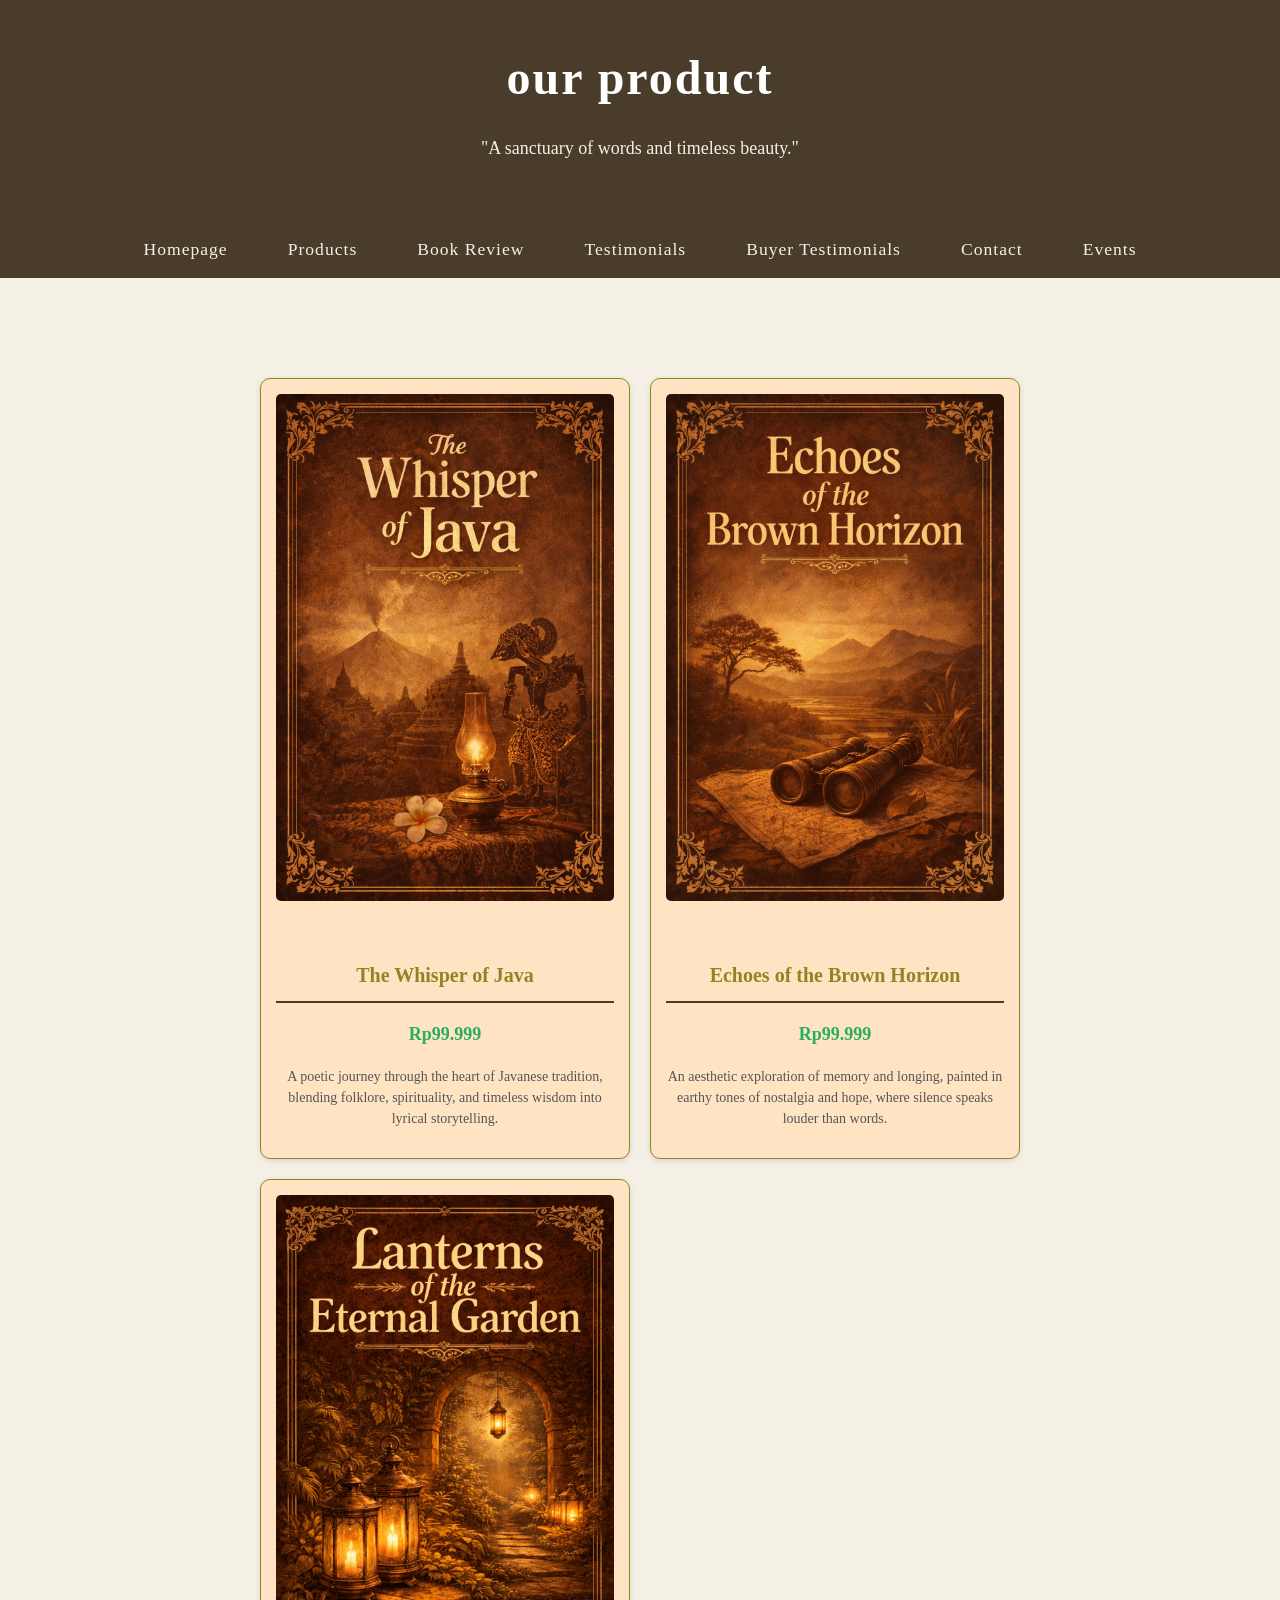
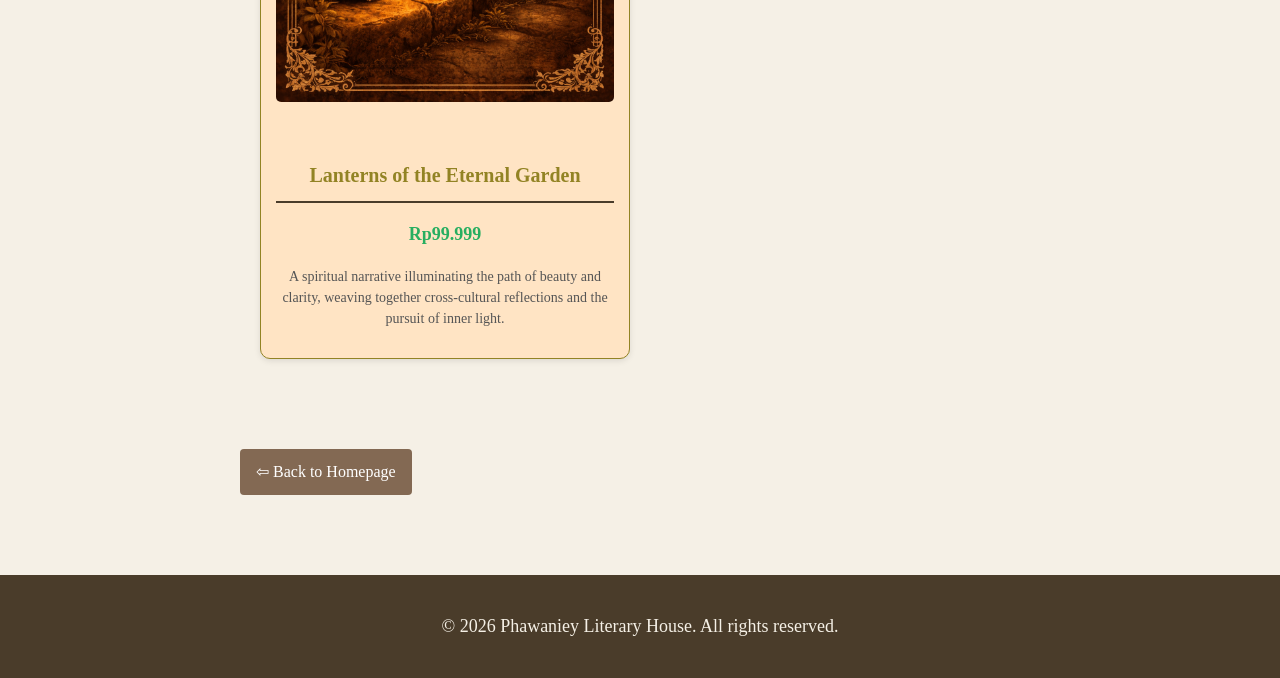
<file: product.html>
<!DOCTYPE html>
<html lang="id">
<head>
  <meta charset="UTF-8">
  <meta name="viewport" content="width=device-width, initial-scale=1.0">
  <title>Phawaniey Literary House</title>
  <link rel="stylesheet" href="style.css"/>
</head>
<body>
  <header>
    <h1>our product</h1>
    <p>"A sanctuary of words and timeless beauty."</p>
  </header>

  <nav>
    <a href="index.html">Homepage</a>
    <a href="product.html">Products</a>
    <a href="book-review.html">Book Review</a>
    <a href="testimoni.html">Testimonials</a>
    <a href="show-testimoni.html">Buyer Testimonials</a>
    <a href="contact.html">Contact</a>
    <a href="event.html">Events</a>
  </nav>

  <main>
    <section class="product-list">
      <div class="product">
        <img src="java.png" alt="first book">
        <h2>The Whisper of Java</h2>
        <p class="price">Rp99.999</p>
        <p class="description">
          A poetic journey through the heart of Javanese tradition, blending folklore, spirituality, and timeless wisdom into lyrical storytelling.
        </p>
      </div>

      <div class="product">
        <img src="horizon.png" alt="second book">
        <h2>Echoes of the Brown Horizon</h2>
        <p class="price">Rp99.999</p>
        <p class="description">
          An aesthetic exploration of memory and longing, painted in earthy tones of nostalgia and hope, where silence speaks louder than words.
        </p>
      </div>

      <div class="product">
        <img src="garden.png" alt="third book">
        <h2>Lanterns of the Eternal Garden</h2>
        <p class="price">Rp99.999</p>
        <p class="description">
          A spiritual narrative illuminating the path of beauty and clarity, weaving together cross-cultural reflections and the pursuit of inner light.
        </p>
      </div>
    </section>

    <a href="index.html" class="btn-back">⇦ Back to Homepage</a>
  </main>

  <footer>
    <p>&copy; 2026 Phawaniey Literary House. All rights reserved.</p>
  </footer>
</body>
</html>
</file>
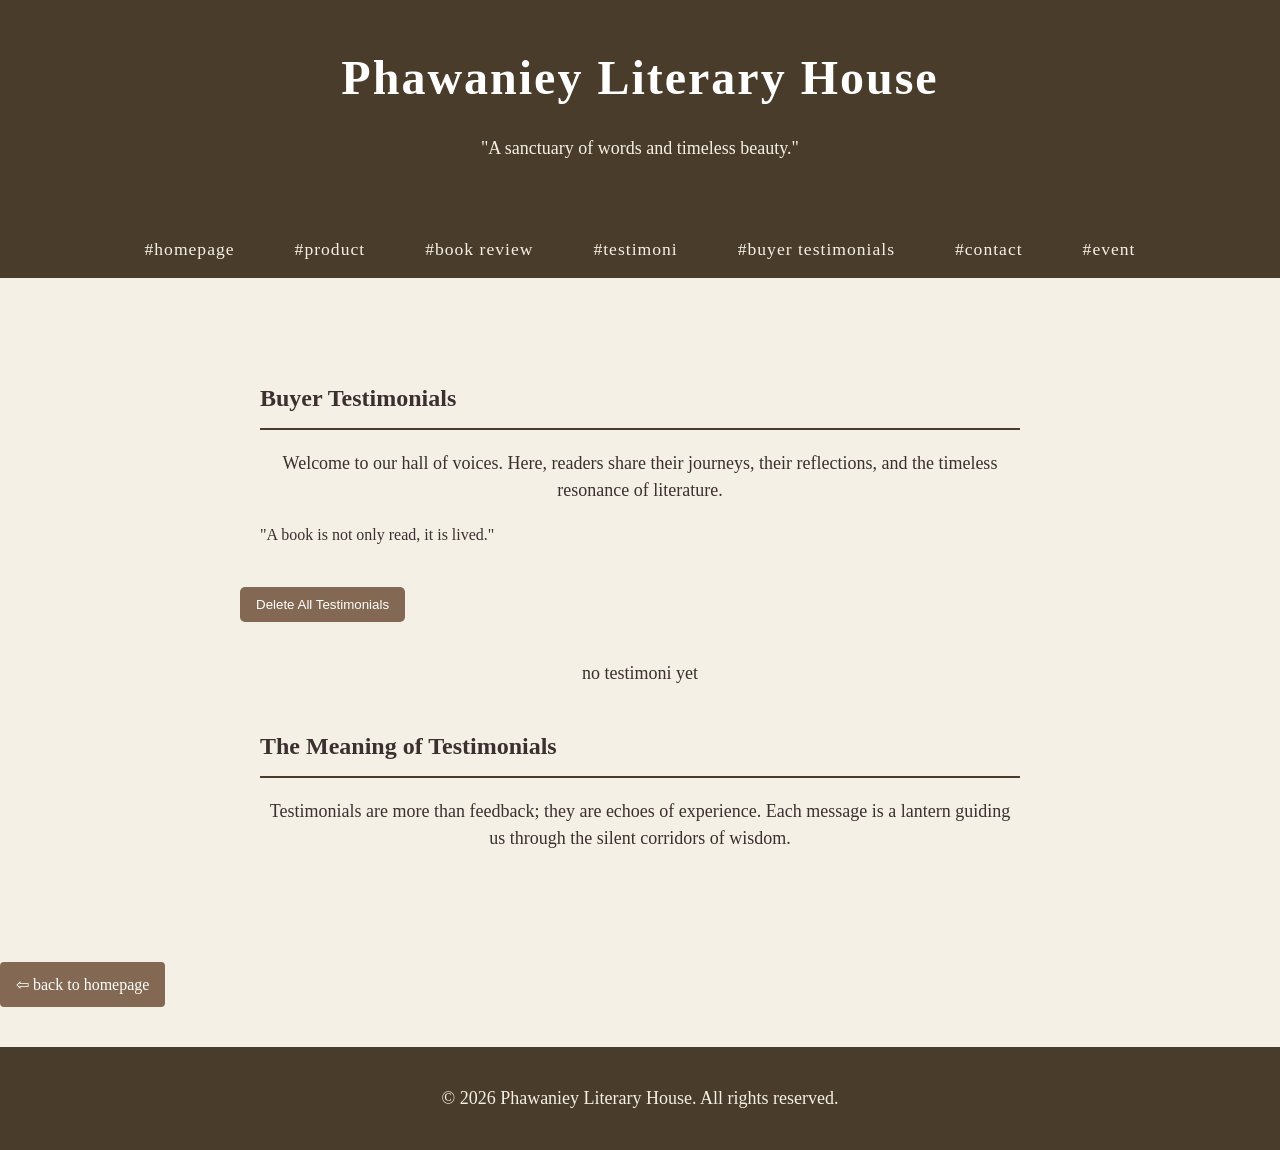
<file: show-testimoni.html>
<!DOCTYPE html>
<html lang="id">
<head>
  <meta charset="UTF-8">
  <meta name="viewport" content="width=device-width, initial-scale=1.0">
  <title>Phawanie Literary House</title>
  <link rel="stylesheet" href="style.css"/>
</head>
<body>
    <header>
        <h1>Phawaniey Literary House</h1>
         <p>"A sanctuary of words and timeless beauty."</p>
    </header>

  <nav>
    <a href="index.html">#homepage</a>
    <a href="product.html">#product</a>
    <a href="book-review.html">#book review</a>
    <a href="testimoni.html">#testimoni</a>
    <a href="show-testimoni.html">#buyer testimonials</a>
    <a href="contact.html">#contact</a>
    <a href="event.html">#event</a>

  </nav>

<h1>   </h1> 
<main>
  <section>
    <h2>Buyer Testimonials</h2>
    <p>
      Welcome to our hall of voices. Here, readers share their journeys,  
      their reflections, and the timeless resonance of literature.
    </p>
    <div class="blockquote">
      "A book is not only read, it is lived."
    </div>
  </section>

  <button id="removeAll">Delete All Testimonials</button>
  <div id="listOfTestimonials"></div>

  <section>
    <h2>The Meaning of Testimonials</h2>
    <p>
      Testimonials are more than feedback; they are echoes of experience.  
      Each message is a lantern guiding us through the silent corridors of wisdom.
    </p>
  </section>
</main>

  <a href="index.html" class="btn-back">⇦ back to homepage</a>

  <script>
    const container = document.getElementById('listOfTestimonials');
    let testimoniList = JSON.parse(localStorage.getItem("testimoniList")) || [];

    if (testimoniList.length === 0) {
      container.innerHTML = "<p>no testimoni yet</p>";
    } else {
      testimoniList.forEach((t, i) => {
        const el = document.createElement('div');
        el.className = 'testimoni-box';
        el.innerHTML = `
          <p><strong>Nama:</strong> ${t.name}</p>
          <p><strong>Asal:</strong> ${t.origin}</p>
          <p><strong>Email:</strong> ${t.email}</p>
          <p><strong>Judul Buku:</strong> ${t.title}</p>
          <p><strong>Rating:</strong> ${t.rating}</p>
          <p><strong>Pesan:</strong> ${t.messages}</p>
          <button class="btn-delete" data-index="${i}">Hapus Testimoni</button>
        `;
        container.appendChild(el);
      });

      // hapus satu per satu
      document.querySelectorAll('.btn-delete').forEach(btn => {
        btn.addEventListener('click', function() {
          const index = this.getAttribute('data-index');
          const konfirmasi = confirm(`r u sure to delete all of ${testimoniList[index].name}?`);
          if (konfirmasi) {
            testimoniList.splice(index, 1);
            localStorage.setItem("testimoniList", JSON.stringify(testimoniList));
            location.reload();
          }
        });
      });
      document.getElementById("btnBack").addEventListener("click", function() {
    window.location.href = "testimoni.html"; 
    // atau gunakan window.history.back();
  });

    }

    // hapus semua
    document.getElementById("removeAll").addEventListener("click", function() {
      const konfirmasi = confirm("r u sure to delete all of them?");
      if (konfirmasi) {
        localStorage.removeItem("testimoniList");
        location.reload();
      }
    });
  </script>

<footer>
        <p>&copy; 2026 Phawaniey Literary House. All rights reserved.</p>
    </footer>
</body>
</html>
</file>
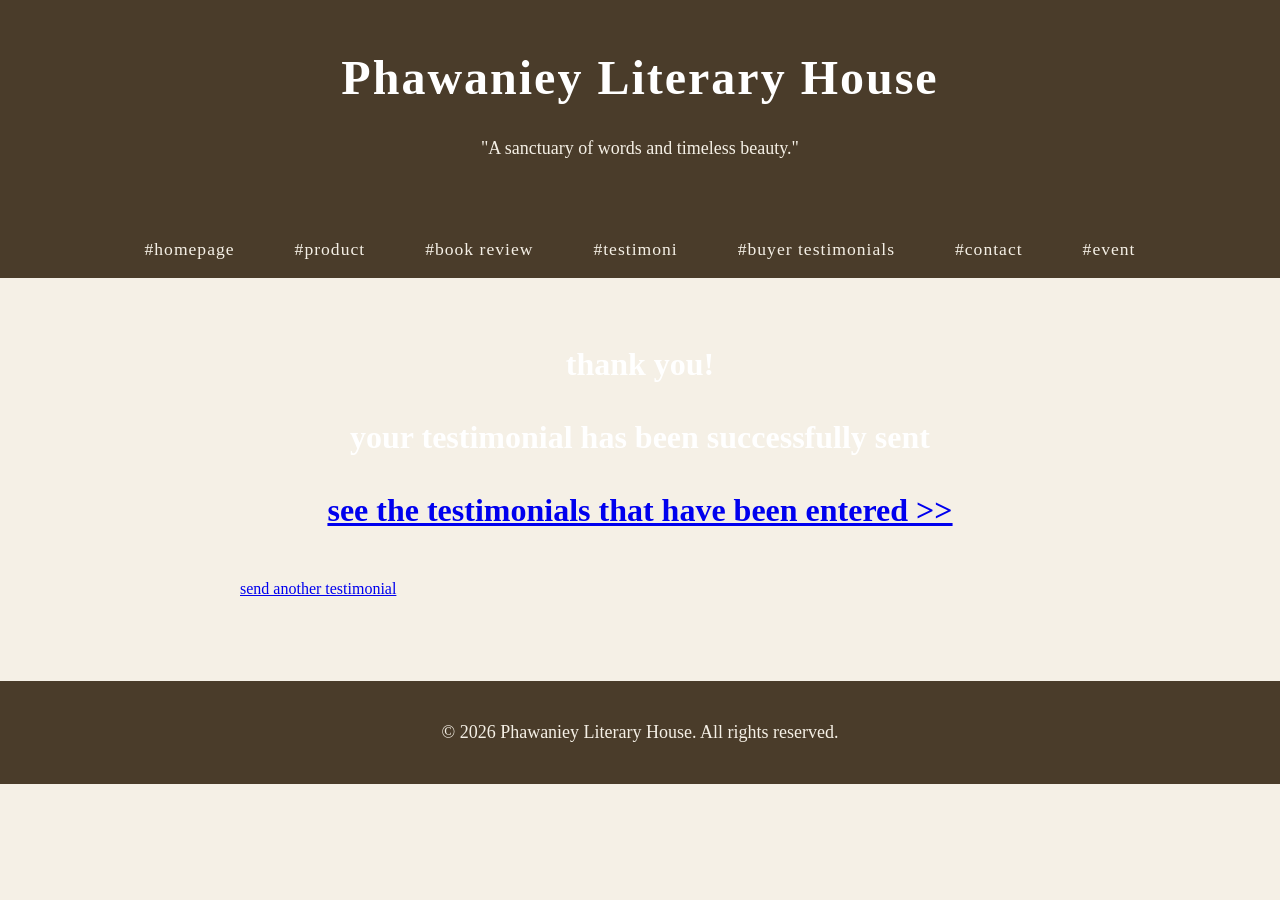
<file: testimonial-process.html>
<!DOCTYPE html>
<html lang="id">
<head>
  <meta charset="UTF-8">
  <meta name="viewport" content="width=device-width, initial-scale=1.0">
  <title>Phawanie Literary House</title>
  <link rel="stylesheet" href="style.css"/>
</head>
<body>
    <header>
        <h1>Phawaniey Literary House</h1>
         <p>"A sanctuary of words and timeless beauty."</p>
    </header>

  <nav>
    <a href="index.html">#homepage</a>
    <a href="product.html">#product</a>
    <a href="book-review.html">#book review</a>
    <a href="testimoni.html">#testimoni</a>
    <a href="show-testimoni.html">#buyer testimonials</a>
    <a href="contact.html">#contact</a>
    <a href="event.html">#event</a>

  </nav>

<main class="konfirmasi">
    <h1>thank you!</h1>
    <h1>your testimonial has been successfully sent</h1>
    <h1><a href="show-testimoni.html">see the testimonials that have been entered >></a></h1>
    <section class="testimonial-sent"></section>
    <a href="testimoni.html">send another testimonial</a>
</main>

 <footer>
        <p>&copy; 2026 Phawaniey Literary House. All rights reserved.</p>
    </footer>
</body>
</html>
</file>
<file: style.css>
body {
    margin: 0;
    padding: 0;
    background-color: #f5f0e6; /* krem lembut sebagai latar */
    font-family: Georgia, 'Times New Roman', Times, serif; /* serif klasik */
    color: #3b2f2f; /* coklat tua untuk teks */
    line-height: 1.6;
}
h1 {
    color: #ffffff;
    text-align: center;
}
p {
    font-size: 18px;
    font-family: Georgia, 'Times New Roman', Times, serif;
    text-align: center;
    line-height: 1.5;
}
.product-list {
    display: grid;
    grid-template-columns: repeat(auto-fit, minmax(250px, 1fr));
    gap: 20px;
    padding: 20px;
}
.product {
    background-color: bisque;
    border: 1px solid #928324;
    padding: 15px;
    border-radius: 10px;
    text-align: center;
    box-shadow: 0 2px 6px rgba(0, 0, 0, 0.1);
}
.product img {
    max-width: 100%;
    height: auto;
    border-radius: 5px;
    margin-bottom: 10px;
}
.product h2 {
    font-size: 20px;
    color: #928324;

}
.product h3 {
    font-size: 16px;
    color: #928324;
}
.price {
    font-weight: bold;
    color: #27ae60;
}
.description {
    font-size: 14px;
    color: #555;
}
.article {
    max-width: 700px;
    margin: auto;
    padding: 20px;
    background-color: #fdfdfd;
    font-family: Georgia, 'Times New Roman', Times, serif;

    line-height: 1.8;
}
.article .written {
    font-style: italic;
    color: #666;
    margin-bottom: 20px;
}
.article .cover {
    width: 180px;
    float: right;
    margin: 0 0 20px 20px;
    border: 1px solid #ccc;
    box-shadow: 2px 2px 6px rgba(0, 0, 0, 0.1);
}
.article .blockquote {
    font-style: italic;
    padding-left: 20px;
    margin: 20px 0;
    border-left: 4px solid #999;
    color: #444;
    background-color: #f9f9f9;
}
.btn-back {
    display: inline-block;
    margin-top: 30px;
    padding: 10px 16px;
    background-color: #836953;
    color: white;
    text-decoration: none;
    border-radius: 4px;
}
.btn-back:hover {
    background-color: #836953;
}
.formulir {
    max-width: 600px;
    margin: auto;
    padding: 20px;
    background-color: #fafafa;
    border-radius: 10px;
    box-shadow: 0 0 10px rgba(0, 0, 0, 0.1);
}
form label {
    display: block;
    margin-top: 10px;
    font-weight: bold;
}
form input, form select, form textarea {
    width: 100%;
    padding: 8px;
    margin-top: 5px;
    margin-bottom: 15px;
    border-radius: 5px;
    border: 1px solid #ccc;
}
form button {
    background-color: #c7b561;
    color: white;
    padding: 10px;
    border: none;
    border-radius: 5px;
    cursor: pointer;
}
form button:hover {
    background-color: #928324;
}
header {
            background-color: #4a3c2a;
            color: #f5f0e6;
            text-align: center;
            padding: 40px 20px;
        }
header h1 {
            font-size: 3em;
            margin: 0;
            letter-spacing: 2px;
        }
main {
    padding: 40px;
    max-width: 800px;
    margin: auto;
}
h2 {
            border-bottom: 2px solid #4a3c2a;
            padding-bottom: 10px;
            margin-top: 40px;
        }
nav {
    background-color: #4a3c2a;
    padding: 15px 0;
    display: flex;
    justify-content: center;
    gap: 20px;
}
nav a {
            color: #f5f0e6;
            text-decoration: none;
            margin: 0 20px;
            font-size: 1.1em;
            letter-spacing: 1px;
        }
nav a:hover {
            text-decoration: underline;
        }
                footer {
            background-color: #4a3c2a;
            color: #f5f0e6;
            text-align: center;
            padding: 20px;
            margin-top: 40px;
        }
.testimoni-box {
    background-color: #fff8f0;
    border: 1px solid #d4c2a8;
    border-radius: 8px;
    padding: 15px;
    margin-bottom: 20px;
    box-shadow: 2px 2px 6px rgba(0,0,0,0.1);
}
.testimoni-box p {
    margin: 5px 0;
    color: #3b2f2f;
}
section {
            max-width: 800px;
            margin: 40px auto;
            padding: 0 20px;
        }
.btn-delete {
      background-color: #c94f4f;
      color: white;
      border: none;
      padding: 6px 12px;
      border-radius: 5px;
      cursor: pointer;
      margin-top: 10px;
    }
    .btn-delete:hover {
      background-color: #a83232;
    }
    #removeAll {
      background-color: #836953;
      color: white;
      padding: 10px 16px;
      border: none;
      border-radius: 5px;
      cursor: pointer;
      margin-bottom: 20px;
    }
    #removeAll:hover {
      background-color: #5a4632;
    }
</file>
